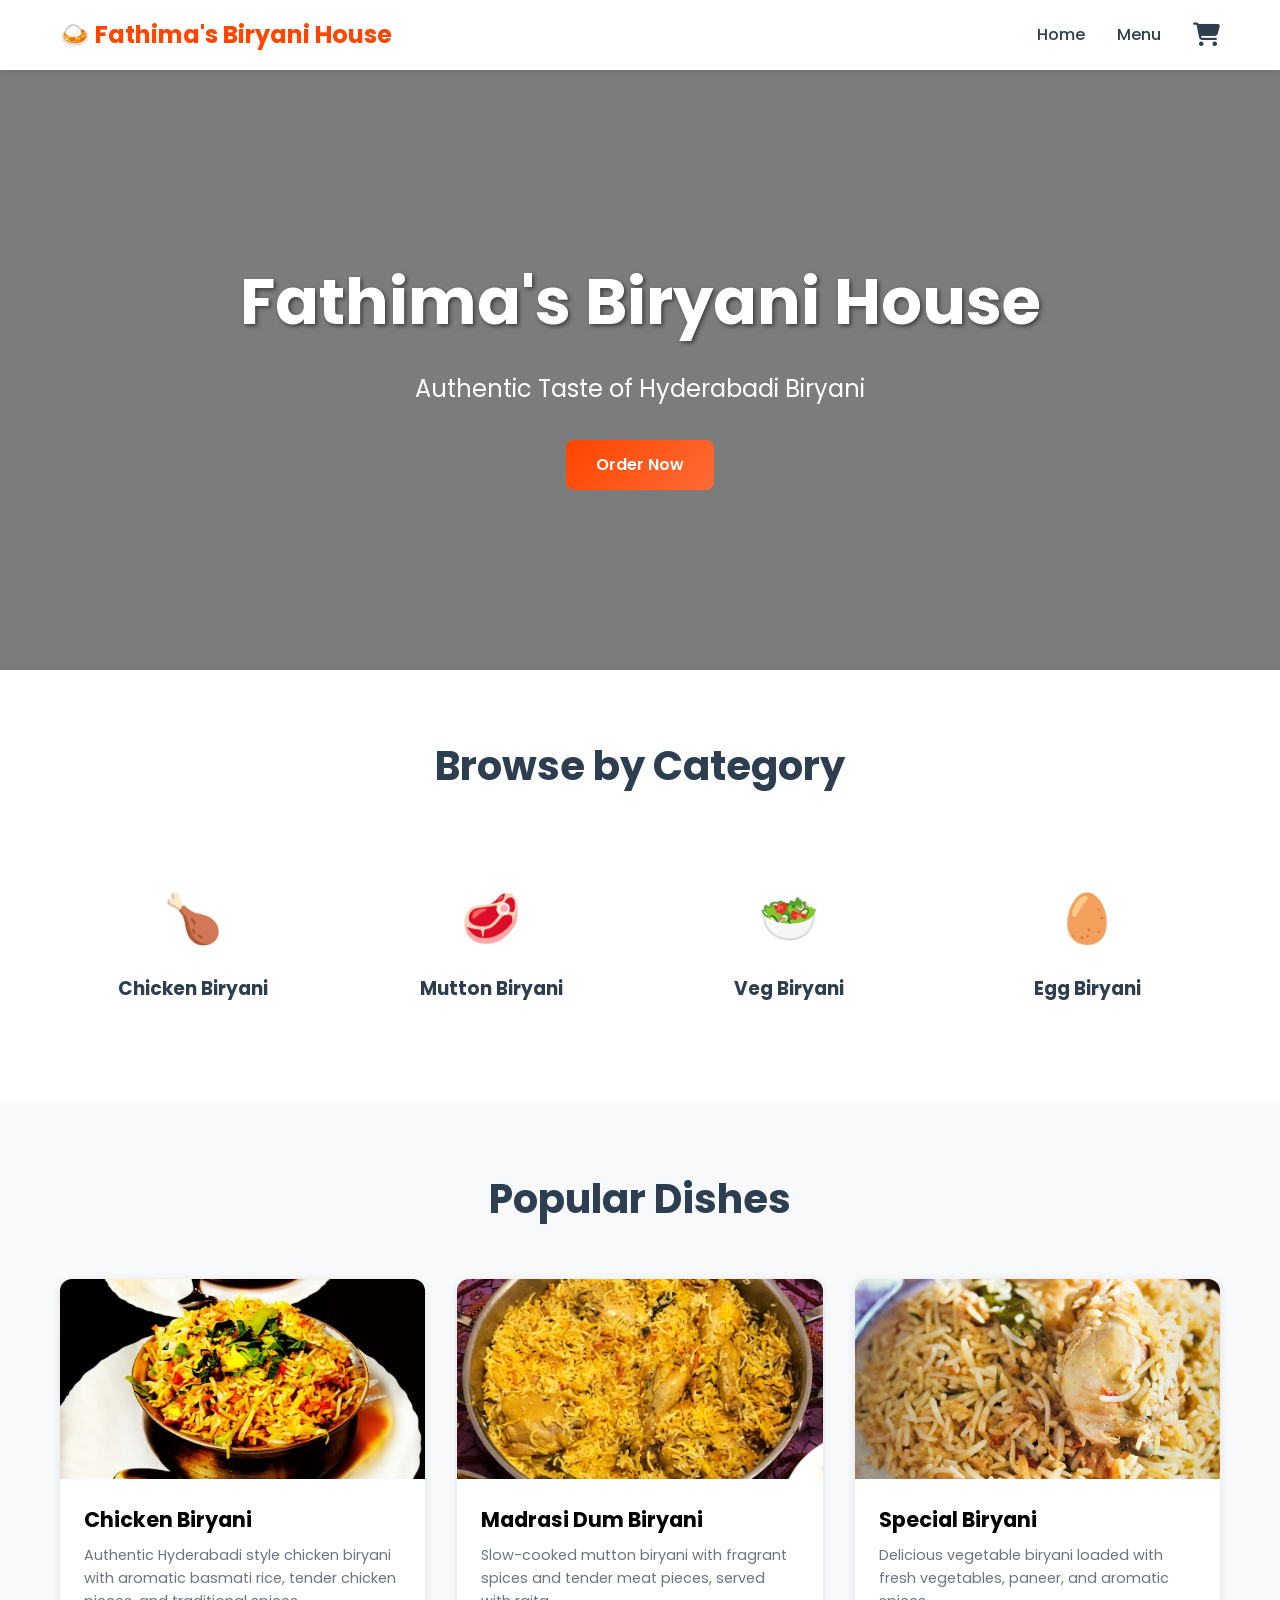
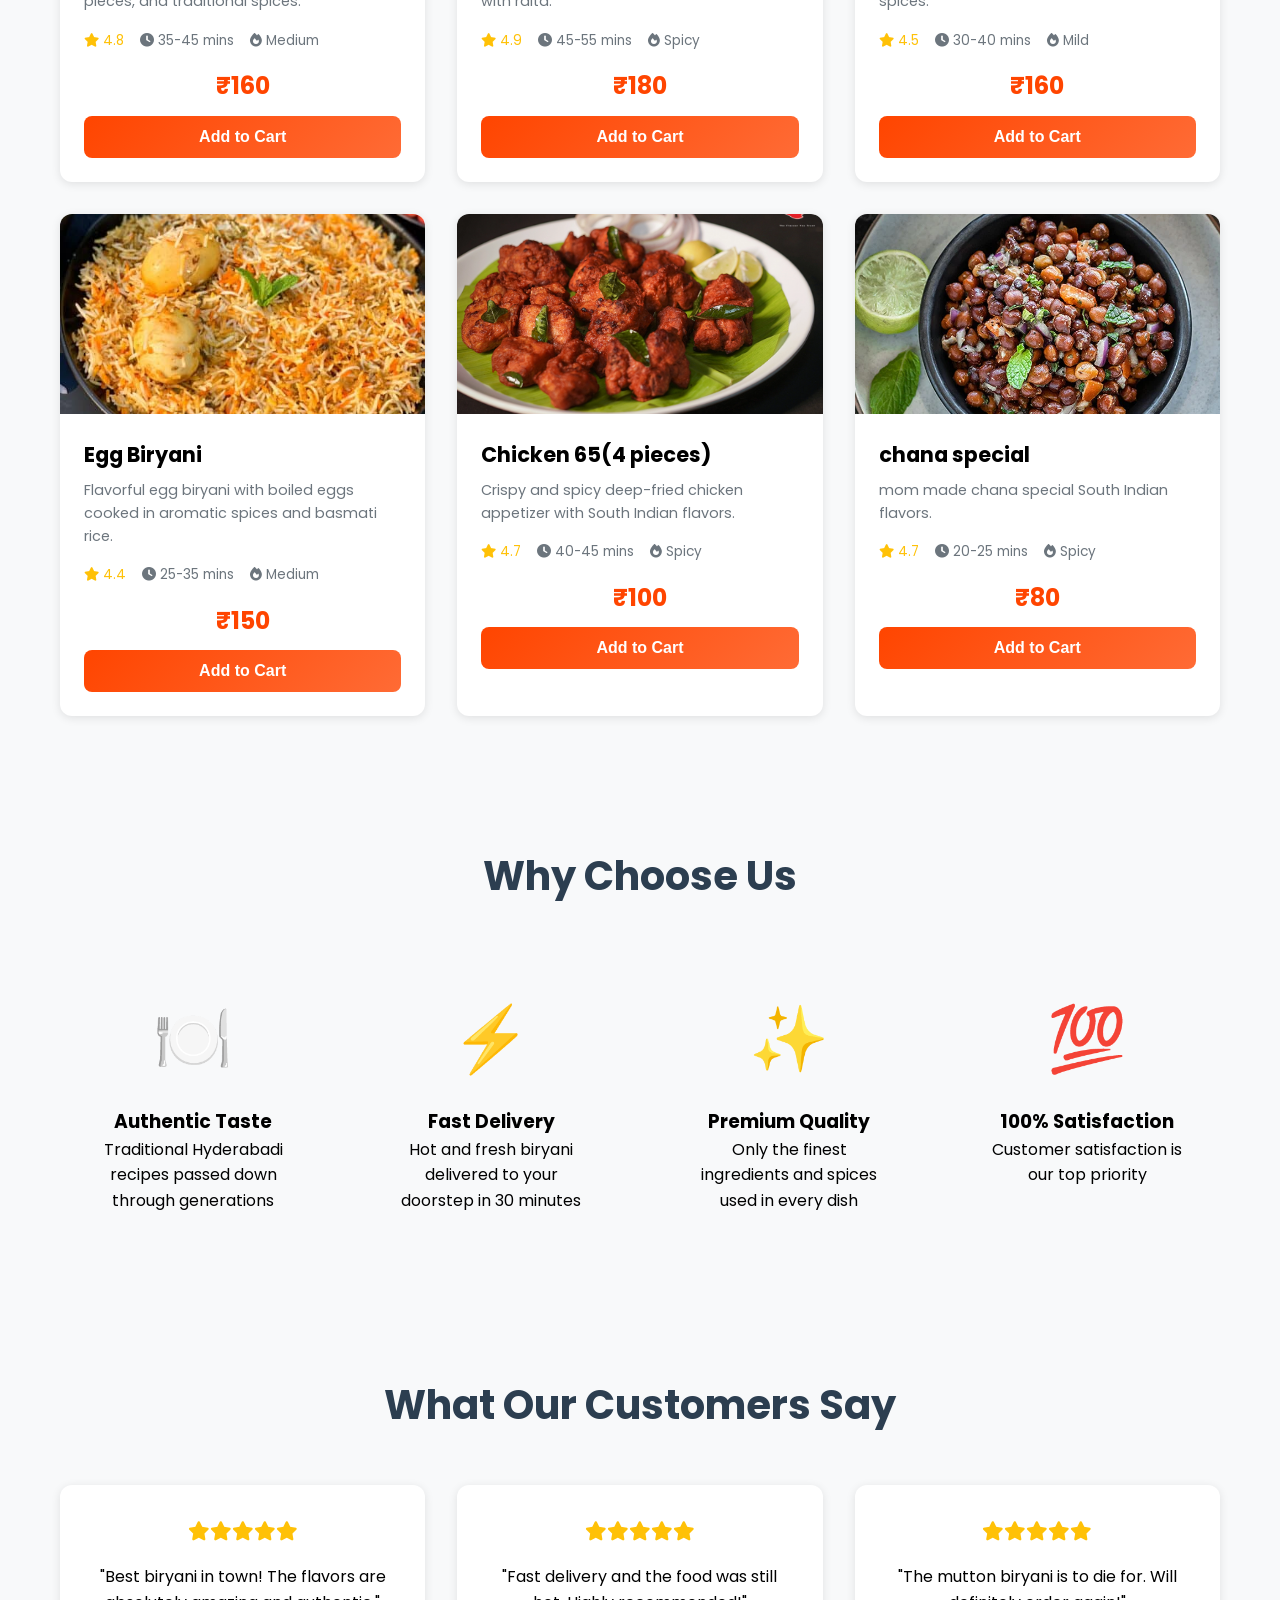
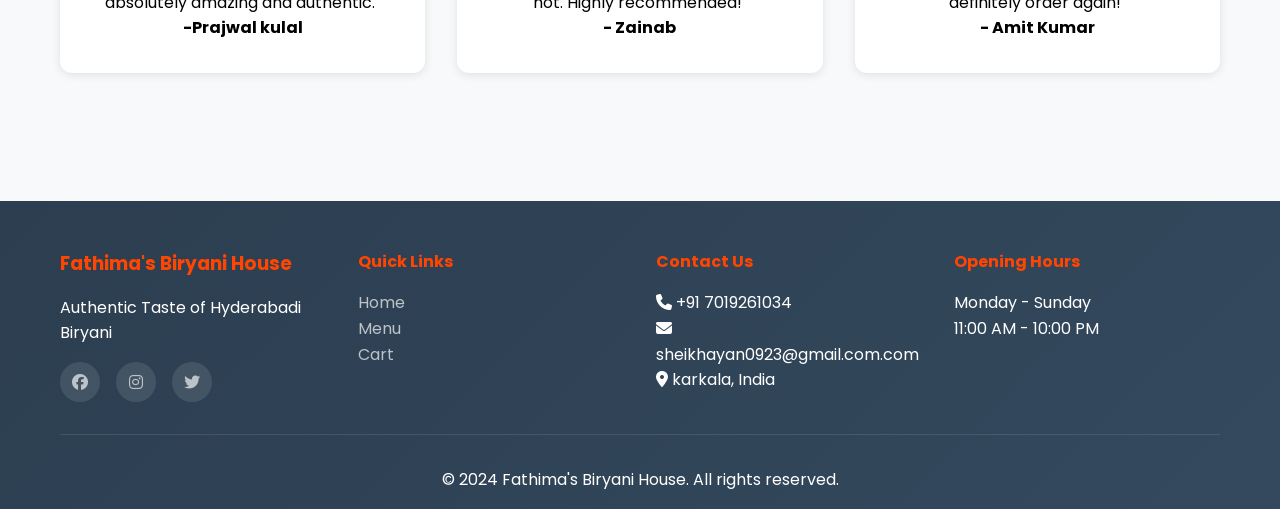
<file: index.html>
<!DOCTYPE html>
<html lang="en">
<head>
    <meta charset="UTF-8">
    <meta name="viewport" content="width=device-width, initial-scale=1.0">
    <title>Fathima's Biryani House - Authentic Hyderabadi Biryani</title>
    <link rel="stylesheet" href="style.css">
    <link rel="stylesheet" href="https://cdnjs.cloudflare.com/ajax/libs/font-awesome/6.4.0/css/all.min.css">
</head>
<body>
    <!-- Navigation -->
    <nav class="navbar">
        <div class="container">
            <div class="nav-content">
                <a href="index.html" class="logo">
                    <h2>🍛 Fathima's Biryani House</h2>
                </a>
                <div class="nav-links" id="navLinks">
                    <a href="index.html">Home</a>
                    <a href="menu.html">Menu</a>
                    <a href="cart.html" class="cart-icon">
                        <i class="fas fa-shopping-cart"></i>
                        <span class="cart-badge" id="cartCount">0</span>
                    </a>
                </div>
                <button class="menu-toggle" id="menuToggle">
                    <i class="fas fa-bars"></i>
                </button>
            </div>
        </div>
    </nav>

    <!-- Hero Section -->
    <section class="hero">
        <div class="hero-overlay"></div>
        <div class="hero-content">
            <h1 class="fade-in">Fathima's Biryani House</h1>
            <p class="fade-in">Authentic Taste of Hyderabadi Biryani</p>
            <a href="menu.html" class="btn btn-primary fade-in">Order Now</a>
        </div>
    </section>

    <!-- Categories Section -->
    <section class="categories-section">
        <div class="container">
            <h2 class="section-title">Browse by Category</h2>
            <div class="categories-grid">
                <a href="menu.html?category=Chicken Biryani" class="category-card">
                    <span class="category-icon">🍗</span>
                    <h3>Chicken Biryani</h3>
                </a>
                <a href="menu.html?category=Mutton Biryani" class="category-card">
                    <span class="category-icon">🥩</span>
                    <h3>Mutton Biryani</h3>
                </a>
                <a href="menu.html?category=Veg Biryani" class="category-card">
                    <span class="category-icon">🥗</span>
                    <h3>Veg Biryani</h3>
                </a>
                <a href="menu.html?category=Egg Biryani" class="category-card">
                    <span class="category-icon">🥚</span>
                    <h3>Egg Biryani</h3>
                </a>
                
               
            </div>
        </div>
    </section>

    <!-- Featured Products -->
    <section class="featured-section">
        <div class="container">
            <h2 class="section-title">Popular Dishes</h2>
            <div class="products-grid" id="featuredProducts">
                <!-- Products will be loaded here by JavaScript -->
            </div>
        </div>
    </section>

    <!-- Why Choose Us -->
    <section class="features-section">
        <div class="container">
            <h2 class="section-title">Why Choose Us</h2>
            <div class="features-grid">
                <div class="feature-card">
                    <div class="feature-icon">🍽️</div>
                    <h3>Authentic Taste</h3>
                    <p>Traditional Hyderabadi recipes passed down through generations</p>
                </div>
                <div class="feature-card">
                    <div class="feature-icon">⚡</div>
                    <h3>Fast Delivery</h3>
                    <p>Hot and fresh biryani delivered to your doorstep in 30 minutes</p>
                </div>
                <div class="feature-card">
                    <div class="feature-icon">✨</div>
                    <h3>Premium Quality</h3>
                    <p>Only the finest ingredients and spices used in every dish</p>
                </div>
                <div class="feature-card">
                    <div class="feature-icon">💯</div>
                    <h3>100% Satisfaction</h3>
                    <p>Customer satisfaction is our top priority</p>
                </div>
            </div>
        </div>
    </section>

    <!-- Customer Reviews -->
    <section class="reviews-section">
        <div class="container">
            <h2 class="section-title">What Our Customers Say</h2>
            <div class="reviews-grid">
                <div class="review-card card">
                    <div class="stars">
                        <i class="fas fa-star"></i><i class="fas fa-star"></i><i class="fas fa-star"></i><i class="fas fa-star"></i><i class="fas fa-star"></i>
                    </div>
                    <p>"Best biryani in town! The flavors are absolutely amazing and authentic."</p>
                    <h4>-Prajwal kulal</h4>
                </div>
                <div class="review-card card">
                    <div class="stars">
                        <i class="fas fa-star"></i><i class="fas fa-star"></i><i class="fas fa-star"></i><i class="fas fa-star"></i><i class="fas fa-star"></i>
                    </div>
                    <p>"Fast delivery and the food was still hot. Highly recommended!"</p>
                    <h4>- Zainab</h4>
                </div>
                <div class="review-card card">
                    <div class="stars">
                        <i class="fas fa-star"></i><i class="fas fa-star"></i><i class="fas fa-star"></i><i class="fas fa-star"></i><i class="fas fa-star"></i>
                    </div>
                    <p>"The mutton biryani is to die for. Will definitely order again!"</p>
                    <h4>- Amit Kumar</h4>
                </div>
            </div>
        </div>
    </section>

    <!-- Footer -->
    <footer class="footer">
        <div class="container">
            <div class="footer-content">
                <div class="footer-section">
                    <h3>Fathima's Biryani House</h3>
                    <p>Authentic Taste of Hyderabadi Biryani</p>
                    <div class="social-links">
                        <a href="#"><i class="fab fa-facebook"></i></a>
                        <a href="#"><i class="fab fa-instagram"></i></a>
                        <a href="#"><i class="fab fa-twitter"></i></a>
                    </div>
                </div>
                <div class="footer-section">
                    <h4>Quick Links</h4>
                    <ul>
                        <li><a href="index.html">Home</a></li>
                        <li><a href="menu.html">Menu</a></li>
                        <li><a href="cart.html">Cart</a></li>
                    </ul>
                </div>
                <div class="footer-section">
                    <h4>Contact Us</h4>
                    <div class="contact-info">
                        <p><i class="fas fa-phone"></i> +91 7019261034</p>
                        <p><i class="fas fa-envelope"></i> sheikhayan0923@gmail.com.com</p>
                        <p><i class="fas fa-map-marker-alt"></i> karkala, India</p>
                    </div>
                </div>
                <div class="footer-section">
                    <h4>Opening Hours</h4>
                    <p>Monday - Sunday</p>
                    <p>11:00 AM - 10:00 PM</p>
                </div>
            </div>
            <div class="footer-bottom">
                <p>&copy; 2024 Fathima's Biryani House. All rights reserved.</p>
            </div>
        </div>
    </footer>

    <script src="products.js"></script>
    <script src="cart.js"></script>
    <script src="script.js"></script>
</body>
</html>
</file>
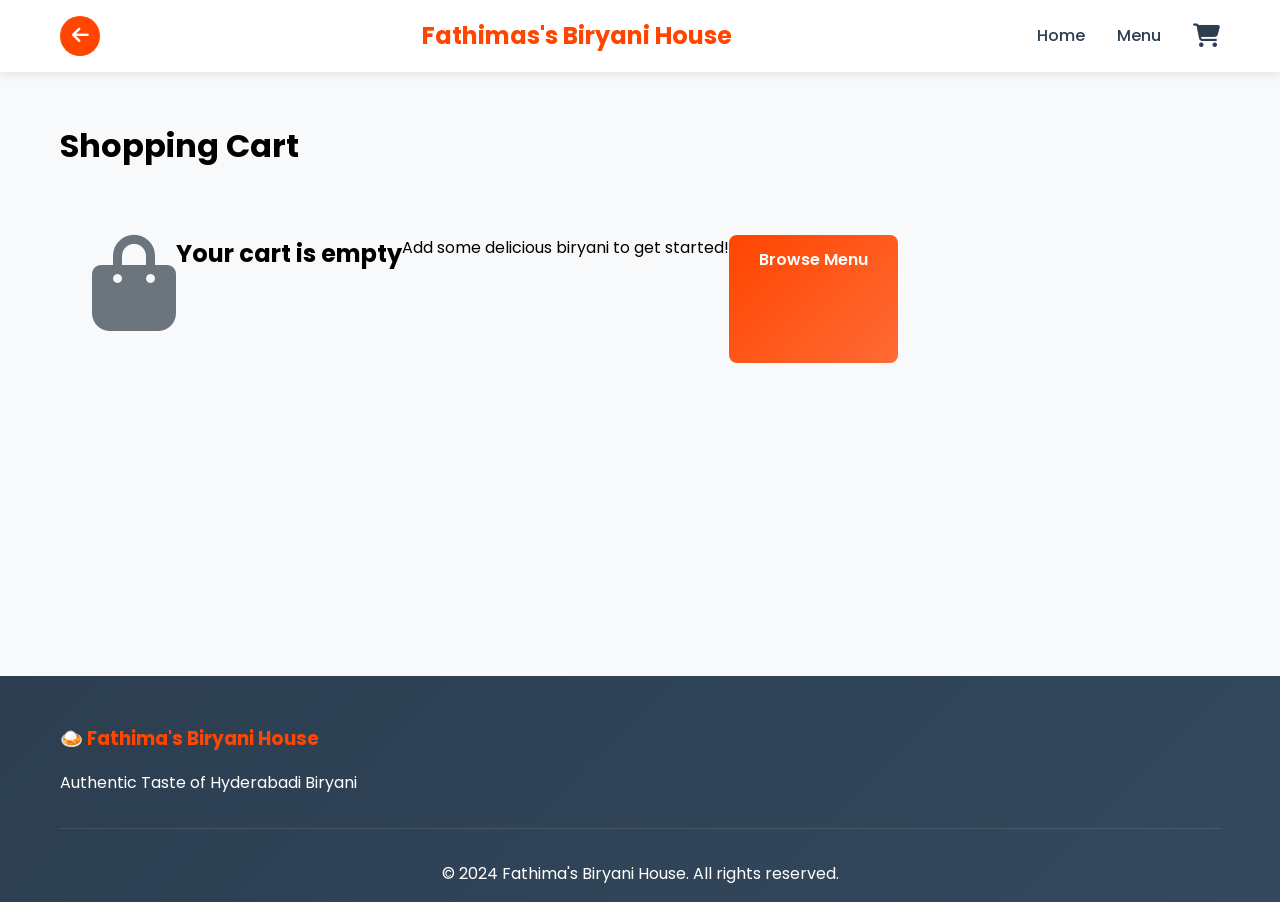
<file: cart.html>
<!DOCTYPE html>
<html lang="en">
<head>
    <meta charset="UTF-8">
    <meta name="viewport" content="width=device-width, initial-scale=1.0">
    <title>Shopping Cart - Fathima's Biryani House</title>
    <link rel="stylesheet" href="style.css">
    <link rel="stylesheet" href="https://cdnjs.cloudflare.com/ajax/libs/font-awesome/6.4.0/css/all.min.css">
</head>
<body>
    <!-- Navigation -->
    <nav class="navbar">
        <div class="container">
            <div class="nav-content">
                <button class="back-btn" onclick="window.history.back()">
                    <i class="fas fa-arrow-left"></i>
                </button>
                <a href="index.html" class="logo">
                    <h2>Fathimas's Biryani House</h2>
                </a>
                <div class="nav-links">
                    <a href="index.html">Home</a>
                    <a href="menu.html">Menu</a>
                    <a href="cart.html" class="cart-icon">
                        <i class="fas fa-shopping-cart"></i>
                        <span class="cart-badge" id="cartCount">0</span>
                    </a>
                </div>
            </div>
        </div>
    </nav>

    <!-- Cart Page -->
    <div class="cart-page">
        <div class="container">
            <h1>Shopping Cart</h1>
            
            <div id="emptyCart" class="empty-cart" style="display: none;">
                <i class="fas fa-shopping-bag"></i>
                <h2>Your cart is empty</h2>
                <p>Add some delicious biryani to get started!</p>
                <a href="menu.html" class="btn btn-primary">Browse Menu</a>
            </div>

            <div id="cartContent" class="cart-grid">
                <div class="cart-items" id="cartItems">
                    <!-- Cart items will be loaded here -->
                </div>

                <div class="cart-summary card">
                    <h2>Order Summary</h2>
                    <div class="summary-row">
                        <span>Subtotal</span>
                        <span id="subtotal">₹0</span>
                    </div>
                    <div class="summary-row">
                        <span>Delivery Fee</span>
                        <span>₹40</span>
                    </div>
                    <div class="summary-row">
                        <span>Tax (5%)</span>
                        <span id="tax">₹0</span>
                    </div>
                    <div class="summary-total">
                        <span>Total</span>
                        <span id="total">₹40</span>
                    </div>
                    <button class="btn btn-primary" id="checkoutBtn">Proceed to Checkout</button>
                    <a href="menu.html" class="btn btn-secondary">Continue Shopping</a>
                </div>
            </div>
        </div>
    </div>

    <!-- Footer -->
    <footer class="footer">
        <div class="container">
            <div class="footer-content">
                <div class="footer-section">
                    <h3>🍛 Fathima's Biryani House</h3>
                    <p>Authentic Taste of Hyderabadi Biryani</p>
                </div>
            </div>
            <div class="footer-bottom">
                <p>&copy; 2024 Fathima's Biryani House. All rights reserved.</p>
            </div>
        </div>
    </footer>

    <script src="products.js"></script>
    <script src="cart.js"></script>
    <script src="cart-page.js"></script>
</body>
</html>
</file>
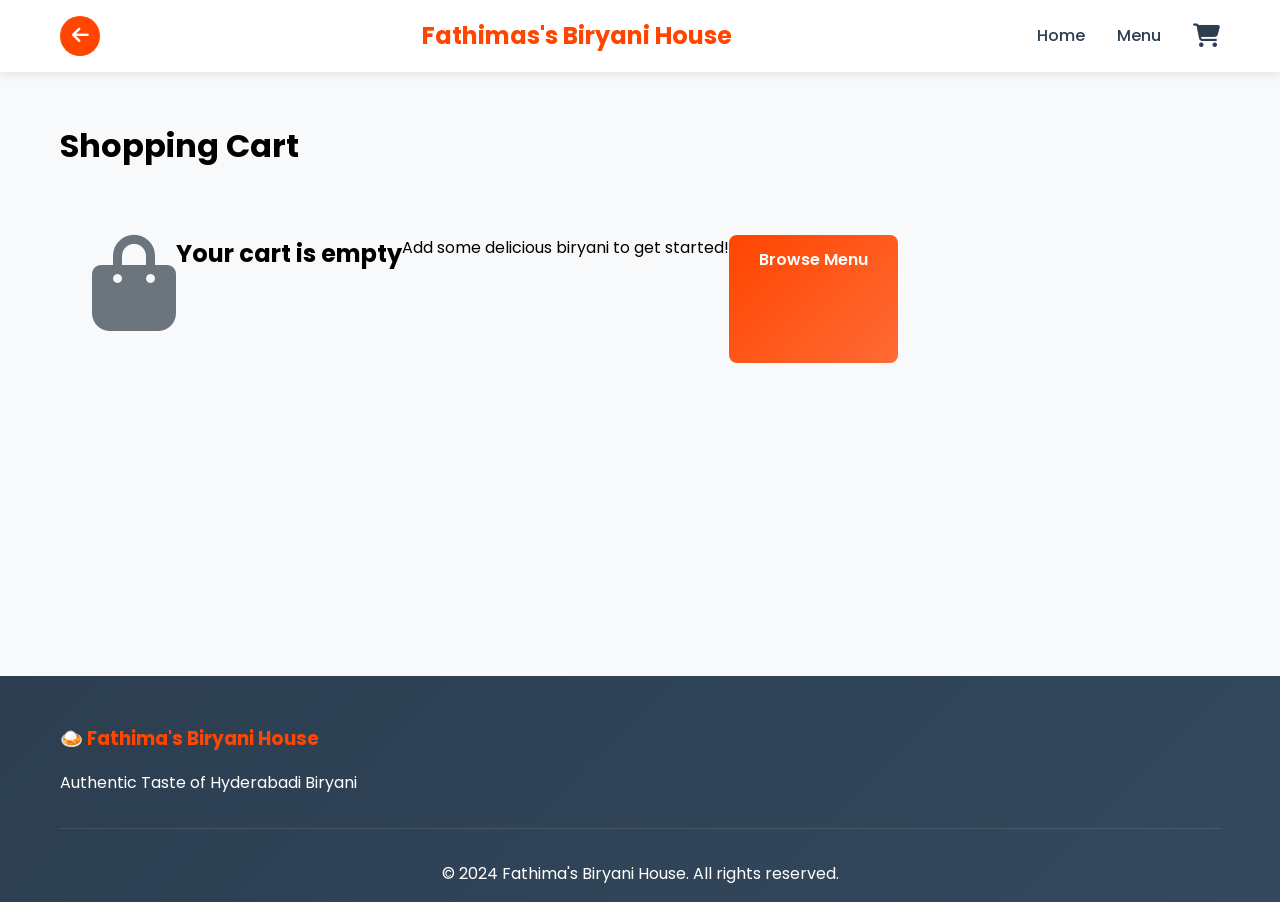
<file: checkout.html>
<!DOCTYPE html>
<html lang="en">
<head>
    <meta charset="UTF-8">
    <meta name="viewport" content="width=device-width, initial-scale=1.0">
    <title>Checkout - Fathima's Biryani House</title>
    <link rel="stylesheet" href="style.css">
    <link rel="stylesheet" href="https://cdnjs.cloudflare.com/ajax/libs/font-awesome/6.4.0/css/all.min.css">
</head>
<body>
    <!-- Navigation -->
    <nav class="navbar">
        <div class="container">
            <div class="nav-content">
                <button class="back-btn" onclick="window.history.back()">
                    <i class="fas fa-arrow-left"></i>
                </button>
                <a href="index.html" class="logo">
                    <h2>Fathima's Biryani House</h2>
                </a>
                <div class="nav-links">
                    <a href="index.html">Home</a>
                    <a href="menu.html">Menu</a>
                    <a href="cart.html" class="cart-icon">
                        <i class="fas fa-shopping-cart"></i>
                        <span class="cart-badge" id="cartCount">0</span>
                    </a>
                </div>
            </div>
        </div>
    </nav>

    <!-- Checkout Page -->
    <div class="checkout-page">
        <div class="container">
            <h1>Checkout</h1>

            <div class="checkout-grid">
                <div class="checkout-form card">
                    <h2>Delivery Information</h2>
                    <form id="checkoutForm">
                        <div class="form-group">
                            <label>Full Name *</label>
                            <input type="text" id="customerName" required placeholder="Enter your full name">
                        </div>

                        <div class="form-group">
                            <label>Phone Number *</label>
                            <input type="tel" id="phone" required placeholder="Enter your phone number">
                        </div>

                        <div class="form-group">
                            <label>Delivery Address *</label>
                            <textarea id="address" required rows="4" placeholder="Enter complete delivery address"></textarea>
                        </div>

                        <div class="form-group">
                            <label>Payment Method</label>
                            <select id="paymentMethod">
                                <option value="Cash on Delivery">Cash on Delivery</option>
                                <option value="Online Payment">Online Payment</option>
                            </select>
                        </div>

                        <button type="submit" class="btn btn-primary">
                            <i class="fab fa-whatsapp"></i> Order via WhatsApp
                        </button>
                    </form>
                </div>

                <div class="order-summary card">
                    <h2>Order Summary</h2>
                    
                    <div class="order-items" id="orderItems">
                        <!-- Order items will be loaded here -->
                    </div>

                    <div class="summary-details">
                        <div class="summary-row">
                            <span>Subtotal</span>
                            <span id="subtotal">₹0</span>
                        </div>
                        <div class="summary-row">
                            <span>Delivery Fee</span>
                            <span>₹40</span>
                        </div>
                        <div class="summary-row">
                            <span>Tax (5%)</span>
                            <span id="tax">₹0</span>
                        </div>
                        <div class="summary-total">
                            <span>Total</span>
                            <span id="total">₹40</span>
                        </div>
                    </div>
                </div>
            </div>
        </div>
    </div>

    <!-- Footer -->
    <footer class="footer">
        <div class="container">
            <div class="footer-bottom">
                <p>&copy; 2024 Fathima's Biryani House. All rights reserved.</p>
            </div>
        </div>
    </footer>

    <script src="products.js"></script>
    <script src="cart.js"></script>
    <script src="checkout.js"></script>
</body>
</html>
</file>
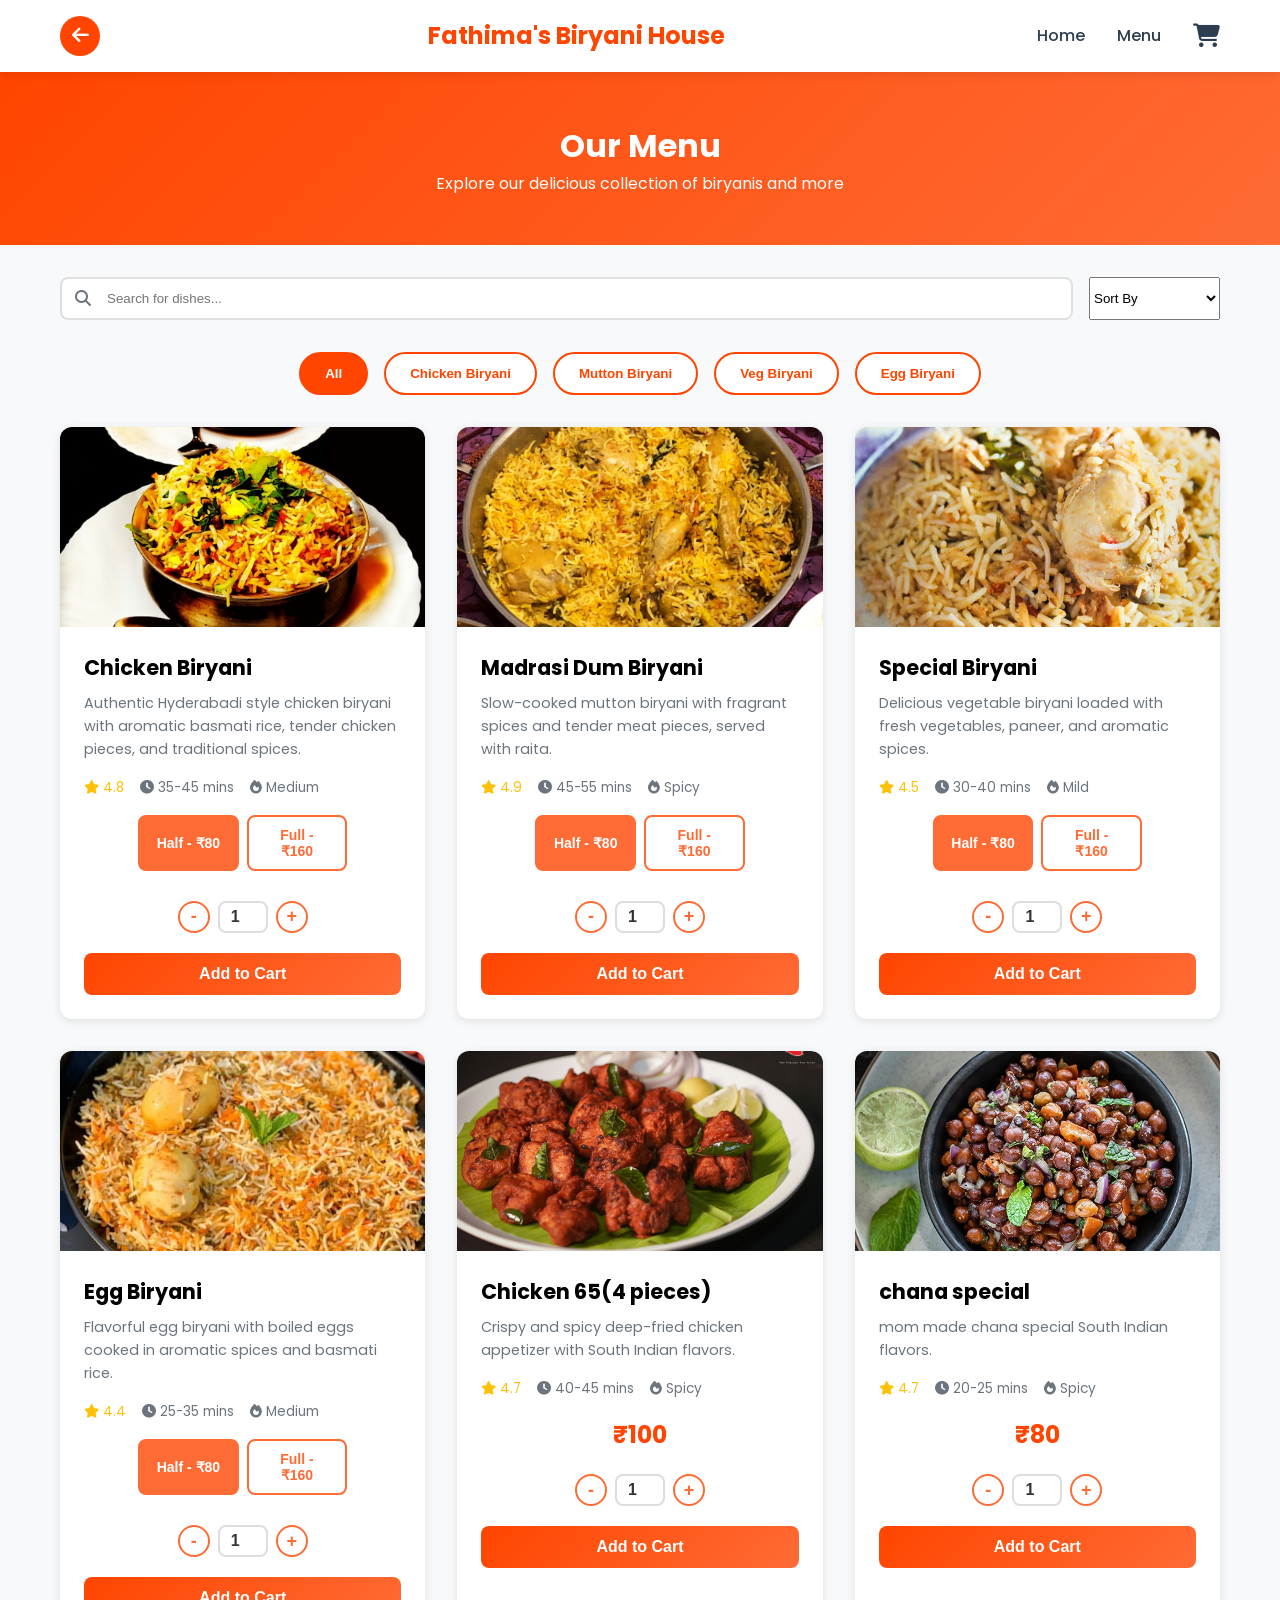
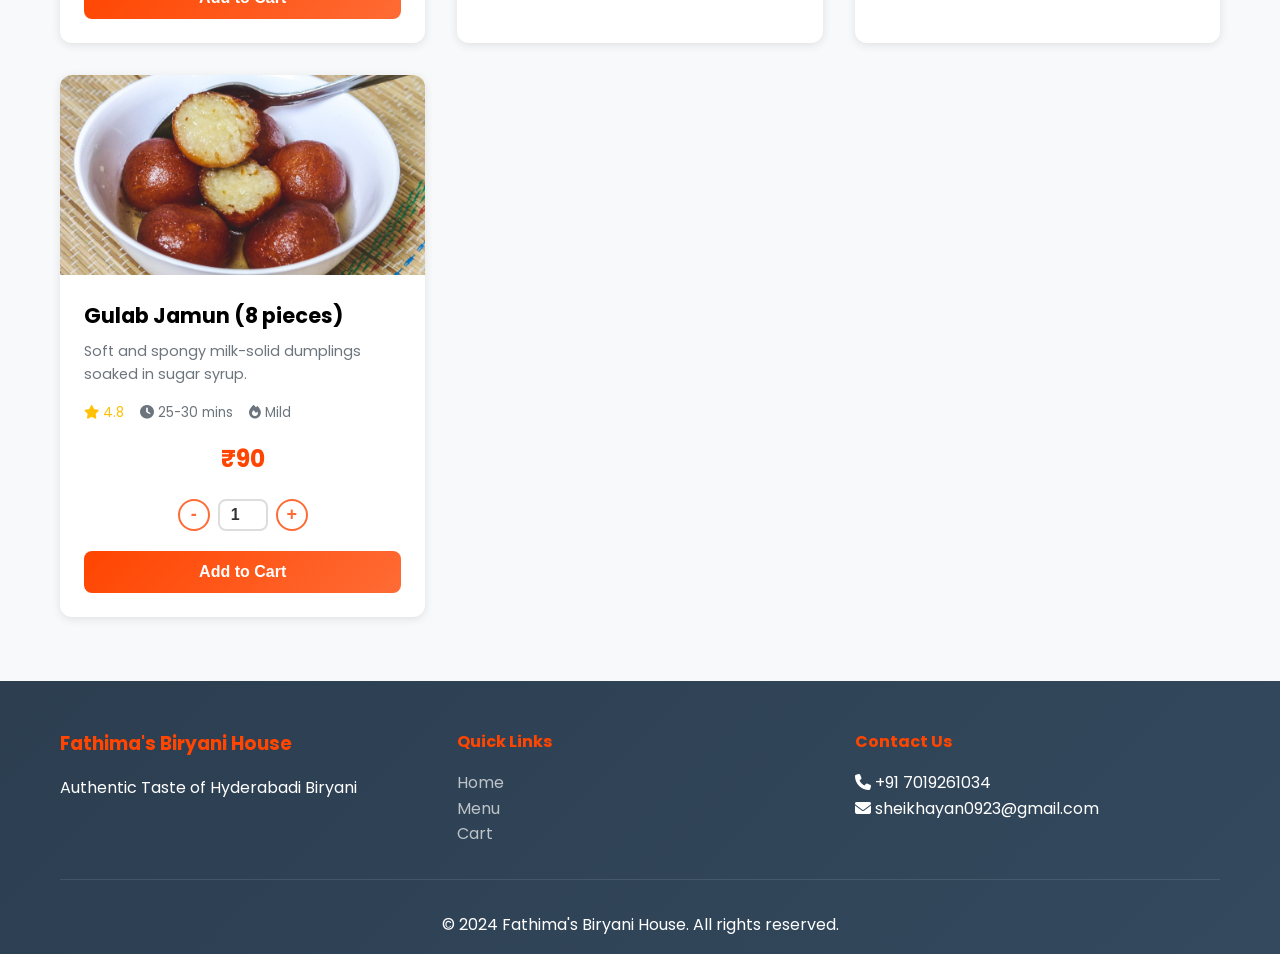
<file: menu.html>
<!DOCTYPE html>
<html lang="en">
<head>
    <meta charset="UTF-8">
    <meta name="viewport" content="width=device-width, initial-scale=1.0">
    <title>Menu - Fathima's Biryani House</title>
    <link rel="stylesheet" href="style.css">
    <link rel="stylesheet" href="https://cdnjs.cloudflare.com/ajax/libs/font-awesome/6.4.0/css/all.min.css">
</head>
<body>
    <!-- Navigation -->
    <nav class="navbar">
        <div class="container">
            <div class="nav-content">
                <button class="back-btn" onclick="window.history.back()">
                    <i class="fas fa-arrow-left"></i>
                </button>
                <a href="index.html" class="logo">
                    <h2>Fathima's Biryani House</h2>
                </a>
                <div class="nav-links" id="navLinks">
                    <a href="index.html">Home</a>
                    <a href="menu.html">Menu</a>
                    <a href="cart.html" class="cart-icon">
                        <i class="fas fa-shopping-cart"></i>
                        <span class="cart-badge" id="cartCount">0</span>
                    </a>
                </div>
                <button class="menu-toggle" id="menuToggle">
                    <i class="fas fa-bars"></i>
                </button>
            </div>
        </div>
    </nav>

    <!-- Menu Header -->
    <div class="menu-header">
        <div class="container">
            <h1>Our Menu</h1>
            <p>Explore our delicious collection of biryanis and more</p>
        </div>
    </div>

    <!-- Menu Controls -->
    <div class="container">
        <div class="menu-controls">
            <div class="search-box">
                <i class="fas fa-search"></i>
                <input type="text" id="searchInput" placeholder="Search for dishes...">
            </div>
            <select id="sortSelect">
                <option value="">Sort By</option>
                <option value="price-low">Price: Low to High</option>
                <option value="price-high">Price: High to Low</option>
                <option value="rating">Rating</option>
            </select>
        </div>

        <!-- Categories Filter -->
        <div class="categories-filter">
            <button class="category-btn active" data-category="All">All</button>
            <button class="category-btn" data-category="Chicken Biryani">Chicken Biryani</button>
            <button class="category-btn" data-category="Mutton Biryani">Mutton Biryani</button>
            <button class="category-btn" data-category="Veg Biryani">Veg Biryani</button>
            <button class="category-btn" data-category="Egg Biryani">Egg Biryani</button>
            
        </div>

        <!-- Products Grid -->
        <div class="products-grid" id="productsGrid">
            <!-- Products will be loaded here by JavaScript -->
        </div>
    </div>

    <!-- Footer -->
    <footer class="footer">
        <div class="container">
            <div class="footer-content">
                <div class="footer-section">
                    <h3>Fathima's Biryani House</h3>
                    <p>Authentic Taste of Hyderabadi Biryani</p>
                </div>
                <div class="footer-section">
                    <h4>Quick Links</h4>
                    <ul>
                        <li><a href="index.html">Home</a></li>
                        <li><a href="menu.html">Menu</a></li>
                        <li><a href="cart.html">Cart</a></li>
                    </ul>
                </div>
                <div class="footer-section">
                    <h4>Contact Us</h4>
                    <p><i class="fas fa-phone"></i> +91 7019261034</p>
                    <p><i class="fas fa-envelope"></i> sheikhayan0923@gmail.com</p>
                </div>
            </div>
            <div class="footer-bottom">
                <p>&copy; 2024 Fathima's Biryani House. All rights reserved.</p>
            </div>
        </div>
    </footer>

    <script src="products.js"></script>
    <script src="cart.js"></script>
    <script src="menu.js"></script>
</body>
</html>
</file>
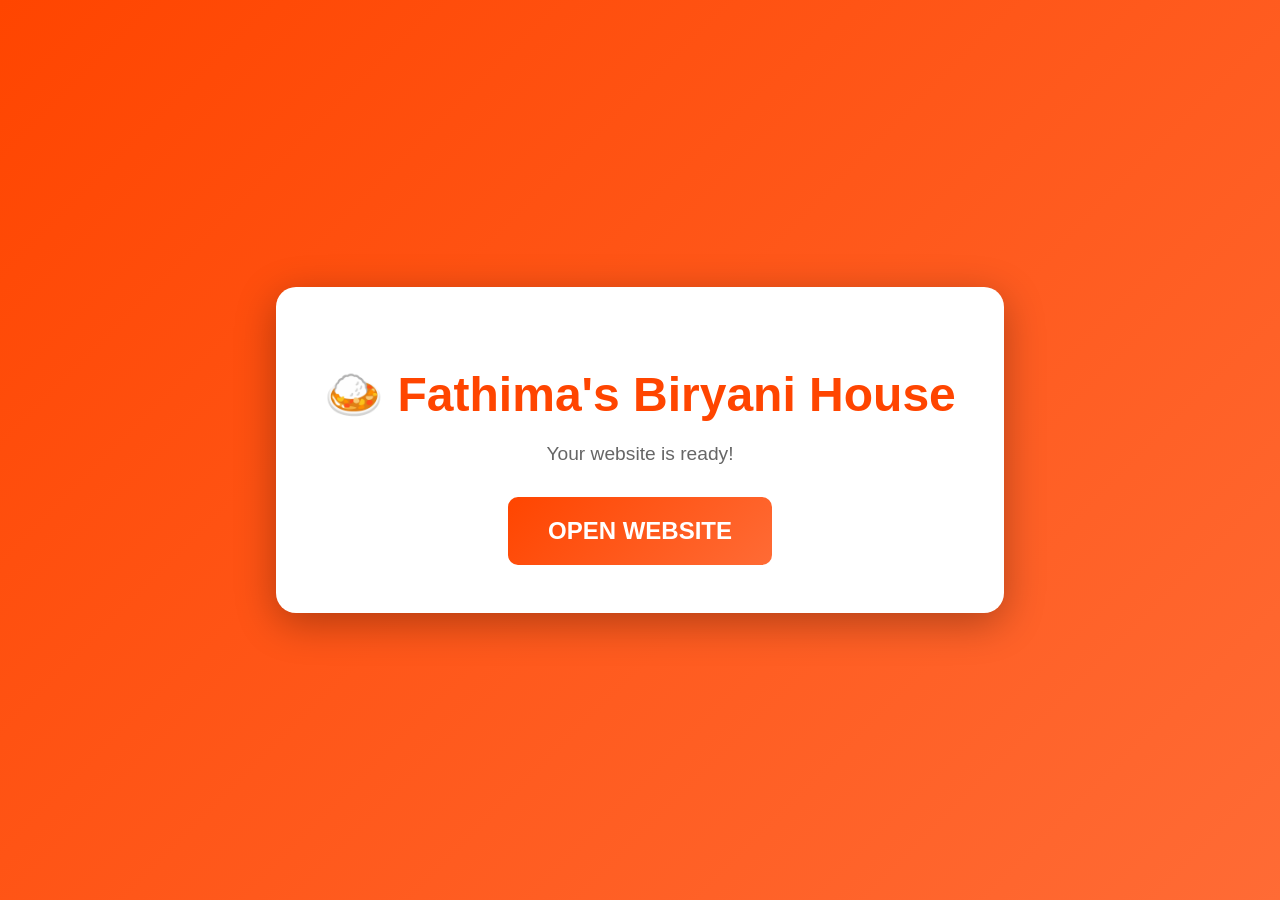
<file: OPEN-ME.html>
<!DOCTYPE html>
<html>
<head>
    <title>Fathima's Biryani House - Click to Open</title>
    <style>
        body {
            font-family: Arial, sans-serif;
            display: flex;
            justify-content: center;
            align-items: center;
            height: 100vh;
            margin: 0;
            background: linear-gradient(135deg, #ff4500, #ff6b35);
        }
        .container {
            text-align: center;
            background: white;
            padding: 3rem;
            border-radius: 20px;
            box-shadow: 0 10px 40px rgba(0,0,0,0.3);
        }
        h1 {
            color: #ff4500;
            font-size: 3rem;
            margin-bottom: 1rem;
        }
        p {
            font-size: 1.2rem;
            color: #666;
            margin-bottom: 2rem;
        }
        .btn {
            display: inline-block;
            padding: 20px 40px;
            background: linear-gradient(135deg, #ff4500, #ff6b35);
            color: white;
            text-decoration: none;
            border-radius: 10px;
            font-size: 1.5rem;
            font-weight: bold;
            transition: transform 0.3s;
        }
        .btn:hover {
            transform: scale(1.1);
        }
    </style>
</head>
<body>
    <div class="container">
        <h1>🍛 Fathima's Biryani House</h1>
        <p>Your website is ready!</p>
        <a href="index.html" class="btn">OPEN WEBSITE</a>
    </div>
</body>
</html>
</file>
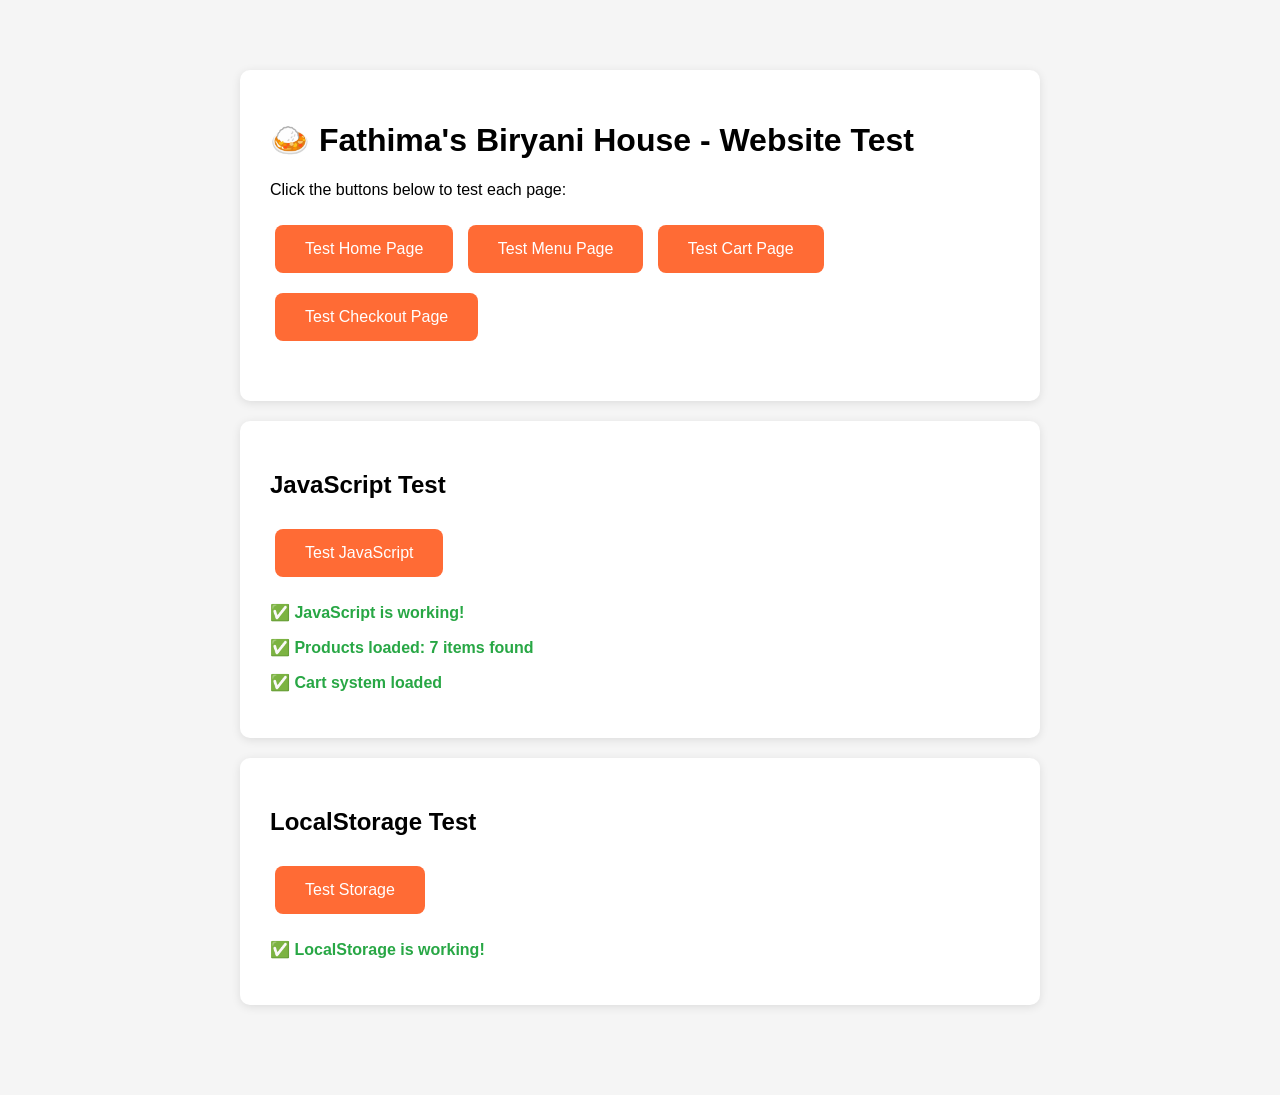
<file: TEST-WEBSITE.html>
<!DOCTYPE html>
<html lang="en">
<head>
    <meta charset="UTF-8">
    <meta name="viewport" content="width=device-width, initial-scale=1.0">
    <title>Website Test - Fathima's Biryani House</title>
    <style>
        body {
            font-family: Arial, sans-serif;
            max-width: 800px;
            margin: 50px auto;
            padding: 20px;
            background: #f5f5f5;
        }
        .test-box {
            background: white;
            padding: 30px;
            border-radius: 10px;
            box-shadow: 0 2px 10px rgba(0,0,0,0.1);
            margin-bottom: 20px;
        }
        .success {
            color: #28a745;
            font-weight: bold;
        }
        .error {
            color: #dc3545;
            font-weight: bold;
        }
        button {
            background: #ff6b35;
            color: white;
            border: none;
            padding: 15px 30px;
            border-radius: 8px;
            cursor: pointer;
            font-size: 16px;
            margin: 10px 5px;
        }
        button:hover {
            background: #ff4500;
        }
        #results {
            margin-top: 20px;
        }
    </style>
</head>
<body>
    <div class="test-box">
        <h1>🍛 Fathima's Biryani House - Website Test</h1>
        <p>Click the buttons below to test each page:</p>
        
        <button onclick="window.location.href='index.html'">Test Home Page</button>
        <button onclick="window.location.href='menu.html'">Test Menu Page</button>
        <button onclick="window.location.href='cart.html'">Test Cart Page</button>
        <button onclick="window.location.href='checkout.html'">Test Checkout Page</button>
        
        <div id="results"></div>
    </div>

    <div class="test-box">
        <h2>JavaScript Test</h2>
        <button onclick="testJS()">Test JavaScript</button>
        <div id="jsTest"></div>
    </div>

    <div class="test-box">
        <h2>LocalStorage Test</h2>
        <button onclick="testStorage()">Test Storage</button>
        <div id="storageTest"></div>
    </div>

    <script src="products.js"></script>
    <script src="cart.js"></script>
    <script>
        function testJS() {
            const div = document.getElementById('jsTest');
            div.innerHTML = '<p class="success">✅ JavaScript is working!</p>';
            
            if (typeof products !== 'undefined') {
                div.innerHTML += `<p class="success">✅ Products loaded: ${products.length} items found</p>`;
            } else {
                div.innerHTML += '<p class="error">❌ Products not loaded</p>';
            }
            
            if (typeof cart !== 'undefined') {
                div.innerHTML += '<p class="success">✅ Cart system loaded</p>';
            } else {
                div.innerHTML += '<p class="error">❌ Cart system not loaded</p>';
            }
        }

        function testStorage() {
            const div = document.getElementById('storageTest');
            try {
                localStorage.setItem('test', 'working');
                const test = localStorage.getItem('test');
                if (test === 'working') {
                    div.innerHTML = '<p class="success">✅ LocalStorage is working!</p>';
                    localStorage.removeItem('test');
                } else {
                    div.innerHTML = '<p class="error">❌ LocalStorage not working</p>';
                }
            } catch (e) {
                div.innerHTML = '<p class="error">❌ LocalStorage error: ' + e.message + '</p>';
            }
        }

        // Auto test on load
        window.onload = function() {
            testJS();
            testStorage();
        };
    </script>
</body>
</html>
</file>
<file: style.css>
@import url('https://fonts.googleapis.com/css2?family=Poppins:wght@300;400;500;600;700&display=swap');

* {
    margin: 0;
    padding: 0;
    box-sizing: border-box;
}

body {
    font-family: 'Poppins', sans-serif;
    background-color: #f8f9fa;
    line-height: 1.6;
}

:root {
    --primary-color: #ff4500;
    --secondary-color: #ff6b35;
    --dark-color: #2c3e50;
    --light-color: #f8f9fa;
    --white: #ffffff;
    --gray: #6c757d;
}

.container {
    max-width: 1200px;
    margin: 0 auto;
    padding: 0 20px;
}

/* Navbar */
.navbar {
    background: white;
    box-shadow: 0 2px 10px rgba(0, 0, 0, 0.1);
    position: sticky;
    top: 0;
    z-index: 1000;
    padding: 1rem 0;
}

.nav-content {
    display: flex;
    justify-content: space-between;
    align-items: center;
}

.back-btn {
    background: var(--primary-color);
    color: white;
    border: none;
    width: 40px;
    height: 40px;
    border-radius: 50%;
    display: flex;
    align-items: center;
    justify-content: center;
    cursor: pointer;
    font-size: 1.2rem;
    transition: all 0.3s ease;
    margin-right: 1rem;
}

.back-btn:hover {
    background: var(--secondary-color);
    transform: scale(1.1);
}

.logo h2 {
    color: var(--primary-color);
    font-size: 1.5rem;
    font-weight: 700;
}

.logo {
    text-decoration: none;
}

.nav-links {
    display: flex;
    align-items: center;
    gap: 2rem;
}

.nav-links a {
    text-decoration: none;
    color: var(--dark-color);
    font-weight: 500;
    transition: color 0.3s ease;
}

.nav-links a:hover {
    color: var(--primary-color);
}

.cart-icon {
    position: relative;
    font-size: 1.5rem;
}

.cart-badge {
    position: absolute;
    top: -8px;
    right: -8px;
    background: var(--primary-color);
    color: white;
    border-radius: 50%;
    width: 20px;
    height: 20px;
    display: flex;
    align-items: center;
    justify-content: center;
    font-size: 0.75rem;
    font-weight: 600;
}

.menu-toggle {
    display: none;
    background: none;
    border: none;
    font-size: 1.5rem;
    cursor: pointer;
}

/* Hero Section */
.hero {
    height: 600px;
    background: linear-gradient(rgba(0, 0, 0, 0.5), rgba(0, 0, 0, 0.5)),
        url('https://images.unsplash.com/photo-1563379091339-03b21ab4a4f8?w=1200') center/cover;
    display: flex;
    align-items: center;
    justify-content: center;
    text-align: center;
    color: white;
}

.hero-content h1 {
    font-size: 4rem;
    margin-bottom: 1rem;
    text-shadow: 2px 2px 4px rgba(0, 0, 0, 0.5);
}

.hero-content p {
    font-size: 1.5rem;
    margin-bottom: 2rem;
}

/* Buttons */
.btn {
    padding: 12px 30px;
    border: none;
    border-radius: 8px;
    font-weight: 600;
    cursor: pointer;
    transition: all 0.3s ease;
    font-size: 16px;
    text-decoration: none;
    display: inline-block;
}

.btn-primary {
    background: linear-gradient(135deg, var(--primary-color), var(--secondary-color));
    color: white;
}

.btn-primary:hover {
    transform: translateY(-2px);
    box-shadow: 0 5px 15px rgba(255, 69, 0, 0.3);
}

.btn-secondary {
    background: white;
    color: var(--primary-color);
    border: 2px solid var(--primary-color);
}

/* Sections */
.section-title {
    text-align: center;
    font-size: 2.5rem;
    margin-bottom: 3rem;
    color: var(--dark-color);
}

.categories-section,
.featured-section,
.features-section,
.reviews-section {
    padding: 4rem 0;
}

.categories-section {
    background: white;
}

.featured-section {
    background: var(--light-color);
}

/* Categories Grid */
.categories-grid {
    display: grid;
    grid-template-columns: repeat(auto-fit, minmax(180px, 1fr));
    gap: 2rem;
}

.category-card {
    background: white;
    padding: 2rem;
    border-radius: 12px;
    text-align: center;
    border: 3px solid transparent;
    transition: all 0.3s ease;
    text-decoration: none;
    color: var(--dark-color);
}

.category-card:hover {
    transform: translateY(-10px);
    box-shadow: 0 10px 30px rgba(0, 0, 0, 0.15);
    border-color: var(--primary-color);
}

.category-icon {
    font-size: 3rem;
    display: block;
    margin-bottom: 1rem;
}

/* Products Grid */
.products-grid {
    display: grid;
    grid-template-columns: repeat(auto-fill, minmax(300px, 1fr));
    gap: 2rem;
}

.product-card {
    background: white;
    border-radius: 12px;
    overflow: hidden;
    box-shadow: 0 2px 10px rgba(0, 0, 0, 0.1);
    transition: all 0.3s ease;
}

.product-card:hover {
    transform: translateY(-5px);
    box-shadow: 0 5px 20px rgba(0, 0, 0, 0.15);
}

.product-image {
    height: 200px;
    overflow: hidden;
}

.product-image img {
    width: 100%;
    height: 100%;
    object-fit: cover;
    transition: transform 0.3s ease;
}

.product-card:hover .product-image img {
    transform: scale(1.1);
}

.product-info {
    padding: 1.5rem;
}

.product-info h3 {
    font-size: 1.3rem;
    margin-bottom: 0.5rem;
}

.product-description {
    color: var(--gray);
    font-size: 0.9rem;
    margin-bottom: 1rem;
}

.product-meta {
    display: flex;
    gap: 1rem;
    margin-bottom: 1rem;
    font-size: 0.85rem;
    color: var(--gray);
}

.rating {
    color: #ffc107;
}

.product-footer {
    display: flex;
    justify-content: space-between;
    align-items: center;
}

.price {
    display: flex;
    align-items: center;
    gap: 0.5rem;
}

.original-price {
    text-decoration: line-through;
    color: var(--gray);
}

.discount-price,
.current-price {
    font-size: 1.5rem;
    font-weight: 700;
    color: var(--primary-color);
}

/* Features */
.features-grid {
    display: grid;
    grid-template-columns: repeat(auto-fit, minmax(250px, 1fr));
    gap: 2rem;
}

.feature-card {
    text-align: center;
    padding: 2rem;
}

.feature-icon {
    font-size: 4rem;
    margin-bottom: 1rem;
}

/* Reviews */
.reviews-grid {
    display: grid;
    grid-template-columns: repeat(auto-fit, minmax(300px, 1fr));
    gap: 2rem;
}

.review-card {
    background: white;
    padding: 2rem;
    border-radius: 12px;
    text-align: center;
}

.stars {
    color: #ffc107;
    font-size: 1.2rem;
    margin-bottom: 1rem;
}

.card {
    background: white;
    border-radius: 12px;
    box-shadow: 0 2px 10px rgba(0, 0, 0, 0.1);
}

/* Footer */
.footer {
    background: linear-gradient(135deg, #2c3e50, #34495e);
    color: white;
    padding: 3rem 0 1rem;
    margin-top: 4rem;
}

.footer-content {
    display: grid;
    grid-template-columns: repeat(auto-fit, minmax(250px, 1fr));
    gap: 2rem;
    margin-bottom: 2rem;
}

.footer-section h3,
.footer-section h4 {
    color: var(--primary-color);
    margin-bottom: 1rem;
}

.footer-section ul {
    list-style: none;
}

.footer-section a {
    color: #bdc3c7;
    text-decoration: none;
}

.social-links {
    display: flex;
    gap: 1rem;
    margin-top: 1rem;
}

.social-links a {
    width: 40px;
    height: 40px;
    background: rgba(255, 255, 255, 0.1);
    border-radius: 50%;
    display: flex;
    align-items: center;
    justify-content: center;
    transition: all 0.3s ease;
}

.social-links a:hover {
    background: var(--primary-color);
}

.footer-bottom {
    text-align: center;
    padding-top: 2rem;
    border-top: 1px solid rgba(255, 255, 255, 0.1);
}

/* Menu Page */
.menu-header {
    background: linear-gradient(135deg, var(--primary-color), var(--secondary-color));
    color: white;
    padding: 3rem 0;
    text-align: center;
    margin-bottom: 2rem;
}

.menu-controls {
    display: flex;
    gap: 1rem;
    margin-bottom: 2rem;
}

.search-box {
    flex: 1;
    position: relative;
    display: flex;
    align-items: center;
}

.search-box i {
    position: absolute;
    left: 15px;
    color: var(--gray);
}

.search-box input {
    width: 100%;
    padding: 12px 15px 12px 45px;
    border: 2px solid #e0e0e0;
    border-radius: 8px;
}

.categories-filter {
    display: flex;
    gap: 1rem;
    margin-bottom: 2rem;
    flex-wrap: wrap;
    justify-content: center;
}

.category-btn {
    padding: 0.75rem 1.5rem;
    border: 2px solid var(--primary-color);
    background: white;
    color: var(--primary-color);
    border-radius: 25px;
    font-weight: 600;
    cursor: pointer;
    transition: all 0.3s ease;
}

.category-btn:hover,
.category-btn.active {
    background: var(--primary-color);
    color: white;
}

/* Cart Page */
.cart-page {
    padding: 3rem 0;
    min-height: 60vh;
}

.cart-grid {
    display: grid;
    grid-template-columns: 2fr 1fr;
    gap: 2rem;
}

.cart-items {
    display: flex;
    flex-direction: column;
    gap: 1rem;
}

.cart-item {
    background: white;
    padding: 1.5rem;
    border-radius: 12px;
    display: grid;
    grid-template-columns: 120px 1fr auto auto auto;
    gap: 1.5rem;
    align-items: center;
}

.cart-item img {
    width: 120px;
    height: 120px;
    object-fit: cover;
    border-radius: 8px;
}

.item-quantity {
    display: flex;
    align-items: center;
    gap: 1rem;
    background: var(--light-color);
    padding: 0.5rem 1rem;
    border-radius: 8px;
}

.item-quantity button {
    background: var(--primary-color);
    color: white;
    border: none;
    width: 30px;
    height: 30px;
    border-radius: 50%;
    cursor: pointer;
}

.cart-summary {
    padding: 2rem;
    position: sticky;
    top: 100px;
}

.summary-row {
    display: flex;
    justify-content: space-between;
    padding: 1rem 0;
    border-bottom: 1px solid var(--light-color);
}

.summary-total {
    display: flex;
    justify-content: space-between;
    padding: 1.5rem 0;
    font-size: 1.5rem;
    font-weight: 700;
    border-top: 2px solid var(--dark-color);
    margin-top: 1rem;
}

.cart-summary .btn {
    width: 100%;
    margin-top: 1rem;
}

.empty-cart {
    text-align: center;
    padding: 4rem 2rem;
}

.empty-cart i {
    font-size: 6rem;
    color: var(--gray);
    margin-bottom: 2rem;
}

/* Checkout Page */
.checkout-page {
    padding: 3rem 0;
}

.checkout-grid {
    display: grid;
    grid-template-columns: 1.5fr 1fr;
    gap: 2rem;
}

.checkout-form,
.order-summary {
    padding: 2rem;
}

.form-group {
    margin-bottom: 1.5rem;
}

.form-group label {
    display: block;
    margin-bottom: 0.5rem;
    font-weight: 600;
}

.form-group input,
.form-group textarea,
.form-group select {
    width: 100%;
    padding: 12px 15px;
    border: 2px solid #e0e0e0;
    border-radius: 8px;
}

.order-items {
    max-height: 400px;
    overflow-y: auto;
    margin-bottom: 1.5rem;
}

.order-item {
    display: grid;
    grid-template-columns: 80px 1fr auto;
    gap: 1rem;
    padding: 1rem 0;
    border-bottom: 1px solid var(--light-color);
}

.order-item img {
    width: 80px;
    height: 80px;
    object-fit: cover;
    border-radius: 8px;
}

/* Animations */
.fade-in {
    animation: fadeIn 0.5s ease-in;
}

@keyframes fadeIn {
    from {
        opacity: 0;
        transform: translateY(20px);
    }
    to {
        opacity: 1;
        transform: translateY(0);
    }
}

/* Responsive */
@media (max-width: 768px) {
    .hero-content h1 {
        font-size: 2.5rem;
    }

    .cart-grid,
    .checkout-grid {
        grid-template-columns: 1fr;
    }

    .cart-item {
        grid-template-columns: 80px 1fr;
    }

    .menu-toggle {
        display: block;
    }

    .nav-links {
        display: none;
    }

    .back-btn {
        width: 35px;
        height: 35px;
        font-size: 1rem;
        margin-right: 0.5rem;
    }
}

/* Quantity Controls */
.portion-selector {
    display: flex;
    gap: 8px;
    margin-bottom: 10px;
}

.portion-btn {
    flex: 1;
    padding: 10px 15px;
    border: 2px solid #ff6b35;
    background: white;
    color: #ff6b35;
    border-radius: 8px;
    font-size: 14px;
    font-weight: bold;
    cursor: pointer;
    transition: all 0.3s ease;
}

.portion-btn:hover {
    background: #fff5f2;
    transform: translateY(-2px);
}

.portion-btn.active {
    background: #ff6b35;
    color: white;
}

.item-portion {
    color: #ff6b35;
    font-weight: bold;
    font-size: 14px;
    margin: 5px 0;
}

.quantity-controls {
    display: flex;
    align-items: center;
    gap: 8px;
    margin: 10px 0;
}

.qty-btn {
    width: 32px;
    height: 32px;
    border: 2px solid #ff6b35;
    background: white;
    color: #ff6b35;
    border-radius: 50%;
    font-size: 18px;
    font-weight: bold;
    cursor: pointer;
    display: flex;
    align-items: center;
    justify-content: center;
    transition: all 0.3s ease;
}

.qty-btn:hover {
    background: #ff6b35;
    color: white;
    transform: scale(1.1);
}

.qty-btn:active {
    transform: scale(0.95);
}

.quantity-controls input {
    width: 50px;
    height: 32px;
    text-align: center;
    border: 2px solid #ddd;
    border-radius: 8px;
    font-size: 16px;
    font-weight: bold;
    color: #333;
}

.product-footer {
    display: flex;
    flex-direction: column;
    gap: 10px;
}

.product-footer .btn {
    width: 100%;
}

@media (max-width: 768px) {
    .quantity-controls {
        justify-content: center;
    }
}

/* Cart Item Numbering */
.cart-item {
    position: relative;
}

.item-number {
    position: absolute;
    top: 10px;
    left: 10px;
    width: 30px;
    height: 30px;
    background: #ff6b35;
    color: white;
    border-radius: 50%;
    display: flex;
    align-items: center;
    justify-content: center;
    font-weight: bold;
    font-size: 14px;
    z-index: 1;
    box-shadow: 0 2px 5px rgba(0,0,0,0.2);
}

@media (max-width: 768px) {
    .item-number {
        width: 25px;
        height: 25px;
        font-size: 12px;
        top: 8px;
        left: 8px;
    }
}
</file>
